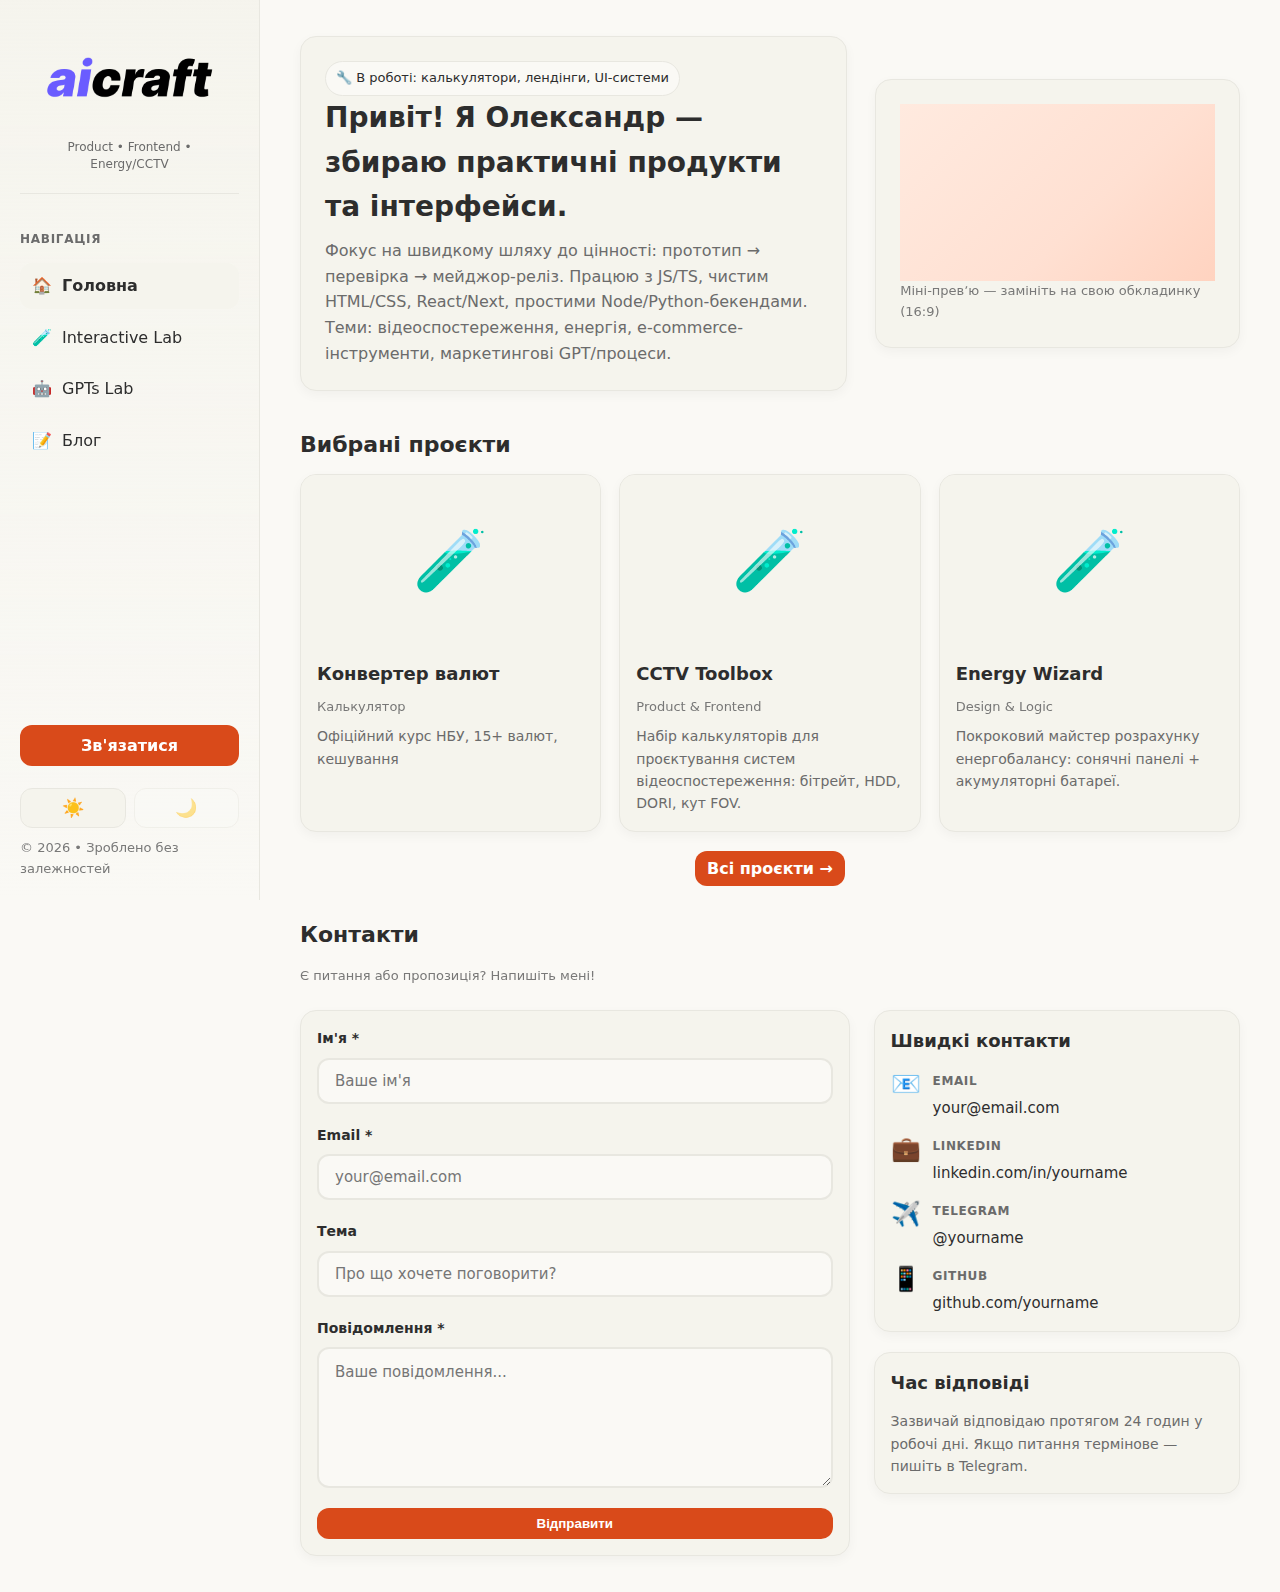
<file: index.html>
<!DOCTYPE html>
<html lang="uk">
<head>
  <meta charset="utf-8" />
  <meta name="viewport" content="width=device-width, initial-scale=1" />
  <title>Олександр — блог-портфоліо</title>
  <meta name="description" content="Проєкти, статті, контакти. Чистий мінімалізм, без залежностей.">
  <meta name="color-scheme" content="light dark" />
  <link rel="stylesheet" href="css/main.css" />
  <link rel="stylesheet" href="css/gpts-styles.css">
</head>
<body>
  <div class="layout">
    <aside id="navigation"></aside>

    <main>
      <div class="container">
        <!-- Hero секція -->
        <section class="hero" id="about">
          <div class="hero-card">
            <span class="pill">🔧 В роботі: калькулятори, лендінги, UI-системи</span>
            <h2>Привіт! Я Олександр — збираю практичні продукти та інтерфейси.</h2>
            <p>Фокус на швидкому шляху до цінності: прототип → перевірка → мейджор-реліз. Працюю з JS/TS, чистим HTML/CSS, React/Next, простими Node/Python-бекендами. Теми: відеоспостереження, енергія, e-commerce-інструменти, маркетингові GPT/процеси.</p>
          </div>
          <div class="hero-card">
            <div class="thumb" aria-hidden="true"></div>
            <p class="meta">Міні-превʼю — замініть на свою обкладинку (16:9)</p>
          </div>
        </section>

        <!-- Вибрані проєкти -->
        <section class="section" id="projects">
          <h2>Вибрані проєкти</h2>
          <div id="featured-projects" class="grid cols-3">
            <div class="loading-state">
              <div class="spinner"></div>
              <p>Завантаження...</p>
            </div>
          </div>
          <div style="margin-top: 24px; text-align: center;">
            <a href="projects.html" class="btn btn-accent">Всі проєкти →</a>
          </div>
        </section>

        <!-- Контакти -->
        <section class="section" id="contact">
          <h2>Контакти</h2>
          <p class="meta">Є питання або пропозиція? Напишіть мені!</p>
          
          <div class="contact-grid">
            <!-- Форма -->
            <div class="card card-body">
              <form id="contact-form" class="contact-form">
                <div class="form-group">
                  <label for="name">Ім'я *</label>
                  <input 
                    type="text" 
                    id="name" 
                    name="name" 
                    class="input" 
                    placeholder="Ваше ім'я"
                    required
                  />
                </div>
                
                <div class="form-group">
                  <label for="email">Email *</label>
                  <input 
                    type="email" 
                    id="email" 
                    name="email" 
                    class="input" 
                    placeholder="your@email.com"
                    required
                  />
                </div>
                
                <div class="form-group">
                  <label for="subject">Тема</label>
                  <input 
                    type="text" 
                    id="subject" 
                    name="subject" 
                    class="input" 
                    placeholder="Про що хочете поговорити?"
                  />
                </div>
                
                <div class="form-group">
                  <label for="message">Повідомлення *</label>
                  <textarea 
                    id="message" 
                    name="message" 
                    class="input" 
                    placeholder="Ваше повідомлення..."
                    rows="5"
                    required
                  ></textarea>
                </div>
                
                <button type="submit" class="btn btn-accent">
                  <span class="btn-text">Відправити</span>
                  <span class="btn-loading" style="display: none;">Відправка...</span>
                </button>
                
                <div id="form-message" class="form-message" style="display: none;"></div>
              </form>
            </div>
            
            <!-- Контактна інформація -->
            <div>
              <div class="card card-body">
                <h3 style="margin: 0 0 16px;">Швидкі контакти</h3>
                
                <div class="contact-info">
                  <div class="contact-item">
                    <span class="contact-icon">📧</span>
                    <div>
                      <div class="contact-label">Email</div>
                      <a href="mailto:your@email.com" class="contact-value">your@email.com</a>
                    </div>
                  </div>
                  
                  <div class="contact-item">
                    <span class="contact-icon">💼</span>
                    <div>
                      <div class="contact-label">LinkedIn</div>
                      <a href="#" target="_blank" class="contact-value">linkedin.com/in/yourname</a>
                    </div>
                  </div>
                  
                  <div class="contact-item">
                    <span class="contact-icon">✈️</span>
                    <div>
                      <div class="contact-label">Telegram</div>
                      <a href="#" target="_blank" class="contact-value">@yourname</a>
                    </div>
                  </div>
                  
                  <div class="contact-item">
                    <span class="contact-icon">📱</span>
                    <div>
                      <div class="contact-label">GitHub</div>
                      <a href="#" target="_blank" class="contact-value">github.com/yourname</a>
                    </div>
                  </div>
                </div>
              </div>
              
              <div class="card card-body" style="margin-top: 20px;">
                <h3 style="margin: 0 0 12px;">Час відповіді</h3>
                <p style="margin: 0; color: var(--muted); font-size: 14px;">
                  Зазвичай відповідаю протягом 24 годин у робочі дні. Якщо питання термінове — пишіть в Telegram.
                </p>
              </div>
            </div>
          </div>
        </section>
      </div>
    </main>
  </div>

  <script src="js/utils.js"></script>
  <script src="js/theme.js"></script>
  <script src="js/nav.js"></script>
  
  <!-- Завантаження вибраних проєктів -->
  <script>
    async function loadFeaturedProjects() {
      try {
        const response = await fetch('data/projects/index.json');
        
        if (!response.ok) {
          throw new Error('HTTP ' + response.status);
        }
        
        const projects = await response.json();
        console.log('✅ Завантажено проєктів:', projects.length);
        
        // Фільтруємо вибрані (featured: true)
        const featured = projects.filter(p => p.featured);
        console.log('✅ Вибраних проєктів:', featured.length);
        
        const grid = document.getElementById('featured-projects');
        grid.innerHTML = '';
        
        featured.forEach(project => {
          const card = document.createElement('a');
          card.className = 'card';
          card.href = `project.html?project=${project.slug}`;
          
          card.innerHTML = `
            <div class="thumb" style="display: flex; align-items: center; justify-content: center; font-size: 60px; background: var(--card);">
              ${project.icon || '🧪'}
            </div>
            <div class="card-body">
              <h3>${project.title}</h3>
              <div class="meta">${project.role}</div>
              <p style="margin: 8px 0 0; color: var(--muted); font-size: 14px;">${project.description}</p>
            </div>
          `;
          
          grid.appendChild(card);
        });
        
        console.log('✅ Проєкти відображено');
        
      } catch (error) {
        console.error('❌ Помилка завантаження:', error);
        const grid = document.getElementById('featured-projects');
        grid.innerHTML = `
          <div class="error-message" style="grid-column: 1 / -1;">
            <p>Помилка: ${error.message}</p>
            <p style="font-size: 12px; color: var(--muted);">Перевірте console (F12) для деталей</p>
          </div>
        `;
      }
    }
    
    if (document.readyState === 'loading') {
      document.addEventListener('DOMContentLoaded', loadFeaturedProjects);
    } else {
      loadFeaturedProjects();
    }
  </script>
  
  <!-- JavaScript для форми контактів -->
  <script>
    document.getElementById('contact-form').addEventListener('submit', async (e) => {
      e.preventDefault();
      
      const form = e.target;
      const formMessage = document.getElementById('form-message');
      const btnText = form.querySelector('.btn-text');
      const btnLoading = form.querySelector('.btn-loading');
      const submitBtn = form.querySelector('button[type="submit"]');
      
      // Показуємо стан завантаження
      submitBtn.disabled = true;
      btnText.style.display = 'none';
      btnLoading.style.display = 'inline';
      formMessage.style.display = 'none';
      
      // Збираємо дані форми
      const formData = new FormData();
      formData.append('name', form.name.value);
      formData.append('email', form.email.value);
      formData.append('subject', form.subject.value || 'Нове повідомлення з сайту');
      formData.append('message', form.message.value);
      
      try {
        const response = await fetch('https://formspree.io/f/mqawzqvo', {
          method: 'POST',
          body: formData,
          headers: { 'Accept': 'application/json' }
        });
        
        if (response.ok) {
          formMessage.className = 'form-message form-message-success';
          formMessage.textContent = '✅ Дякую! Ваше повідомлення відправлено. Зв\'яжусь найближчим часом.';
          formMessage.style.display = 'block';
          form.reset();
        } else {
          const data = await response.json();
          throw new Error(data.error || 'Помилка відправки');
        }
      } catch (error) {
        formMessage.className = 'form-message form-message-error';
        formMessage.textContent = '❌ Щось пішло не так. Спробуйте ще раз або напишіть на email.';
        formMessage.style.display = 'block';
        console.error('Помилка:', error);
      } finally {
        submitBtn.disabled = false;
        btnText.style.display = 'inline';
        btnLoading.style.display = 'none';
      }
    });
  </script>
</body>
</html>
</file>
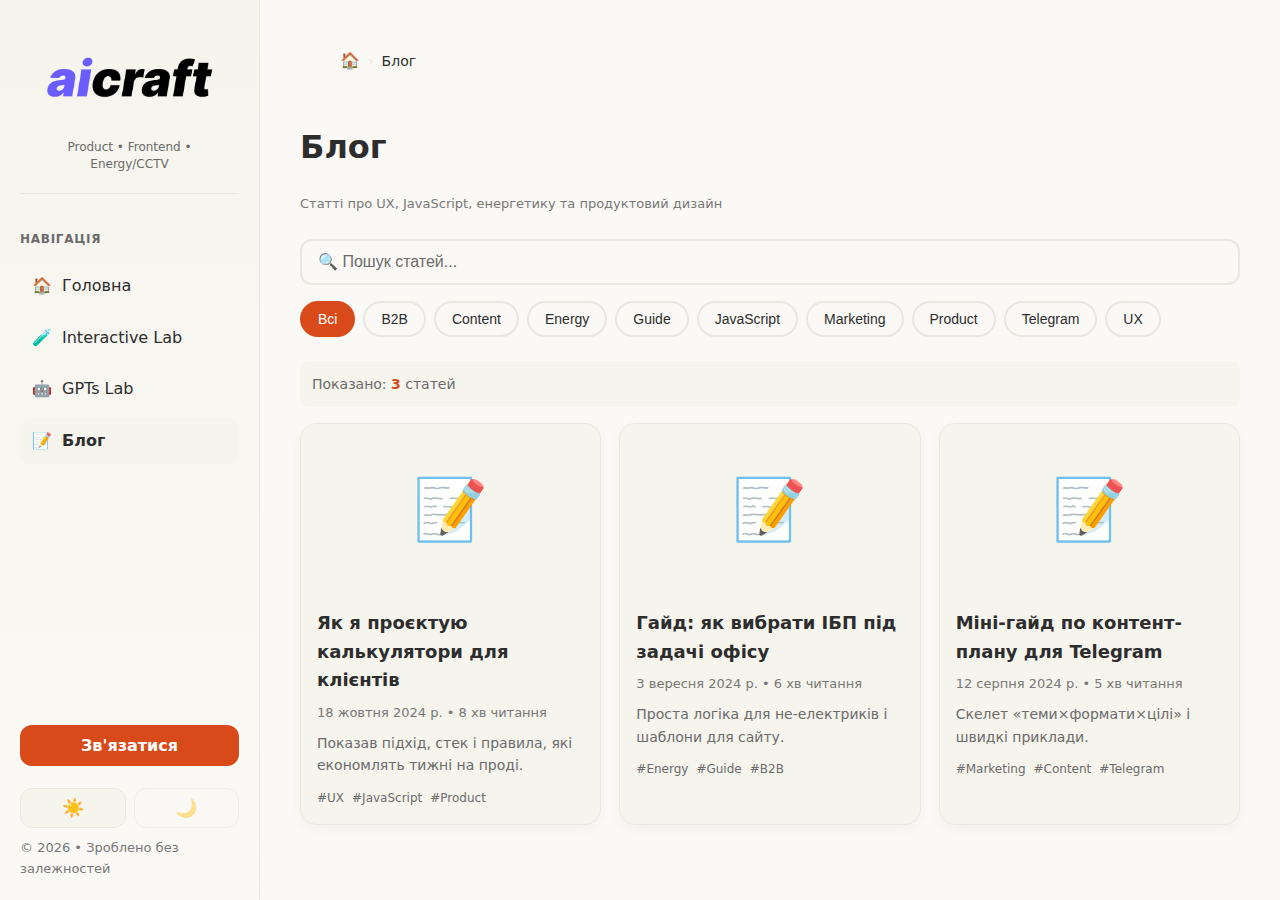
<file: blog.html>
<!DOCTYPE html>
<html lang="uk">
<head>
  <meta charset="utf-8" />
  <meta name="viewport" content="width=device-width, initial-scale=1" />
  <title>Блог — Олександр</title>
  <meta name="description" content="Статті про UX, JavaScript, енергетику, маркетинг та продуктовий дизайн">
  <meta name="color-scheme" content="light dark" />
  <link rel="stylesheet" href="css/main.css" />
  <link rel="stylesheet" href="css/gpts-styles.css">
</head>
<body>
  <div class="layout">
    <aside id="navigation"></aside>

    <main>
      <!-- 🧭 Хлібні крихти для розділу -->
      <div id="breadcrumbs-container" style="max-width:1100px; margin:0 auto; padding:0 40px;"></div>

      <div class="container">
        <section class="section">
          <h1>Блог</h1>
          <p class="meta">Статті про UX, JavaScript, енергетику та продуктовий дизайн</p>
          
          <!-- Пошук та фільтри -->
          <div class="search-filters">
            <!-- Пошук -->
            <div class="search-box">
              <input 
                type="search" 
                id="search-input" 
                class="search-field" 
                placeholder="🔍 Пошук статей..."
                aria-label="Пошук статей"
              />
            </div>
            
            <!-- Фільтри по тегах -->
            <div class="filter-tags" id="filter-tags">
              <button class="filter-tag active" data-tag="all" onclick="filterByTag('all')">
                Всі
              </button>
              <!-- Інші теги додадуться через JS -->
            </div>
          </div>
          
          <!-- Результати -->
          <div class="results-info" id="results-info">
            Показано: <strong id="results-count">0</strong> статей
          </div>
          
          <!-- Сітка постів -->
          <div id="posts-list" class="grid cols-3">
            <div class="loading-state">
              <div class="spinner"></div>
              <p>Завантаження постів...</p>
            </div>
          </div>
          
          <!-- Повідомлення якщо нічого не знайдено -->
          <div id="no-results" class="no-results" style="display: none;">
            <h3>😔 Нічого не знайдено</h3>
            <p>Спробуйте інший запит або оберіть інший тег</p>
          </div>
        </section>
      </div>
    </main>
  </div>

  <script src="js/utils.js"></script>
  <script src="js/theme.js"></script>
  <script src="js/nav.js"></script>
  <!-- 🧭 breadcrumbs -->
  <script src="js/breadcrumbs.js"></script>
  <script>
    // Ініціалізація breadcrumbs для розділу
    document.addEventListener('DOMContentLoaded', () => {
      if (window.initBreadcrumbs) window.initBreadcrumbs();
    });
  </script>

  <script>
    // Глобальні змінні
    let allPosts = [];
    let currentTag = 'all';
    let currentSearch = '';
    
    // Завантаження всіх постів
    async function loadAllPosts() {
      try {
        const response = await fetch('data/posts/index.json');
        allPosts = await response.json();
        
        // Сортуємо пости за датою (новіші спочатку)
        allPosts.sort((a, b) => new Date(b.date) - new Date(a.date));
        
        // Генеруємо фільтри по тегах
        generateTagFilters();
        
        // Показуємо пости
        displayPosts();
        
        // Підключаємо пошук
        setupSearch();
        
      } catch (error) {
        console.error('Помилка завантаження постів:', error);
        document.getElementById('posts-list').innerHTML = `
          <div class="error-message">
            <p>Не вдалося завантажити пости</p>
          </div>
        `;
      }
    }
    
    // Генерація кнопок фільтрів по тегах
    function generateTagFilters() {
      const tags = window.utils.getAllTags(allPosts);
      const container = document.getElementById('filter-tags');
      
      // Кнопка "Всі" вже є в HTML
      
      // Додаємо кнопки для кожного тегу
      tags.forEach(tag => {
        const button = document.createElement('button');
        button.className = 'filter-tag';
        button.dataset.tag = tag;
        button.textContent = tag;
        button.onclick = () => filterByTag(tag);
        container.appendChild(button);
      });
    }
    
    // Фільтрація по тегу
    function filterByTag(tag) {
      currentTag = tag;
      
      // Оновлюємо активну кнопку
      document.querySelectorAll('.filter-tag').forEach(btn => {
        btn.classList.toggle('active', btn.dataset.tag === tag);
      });
      
      displayPosts();
    }
    
    // Налаштування пошуку
    function setupSearch() {
      const searchInput = document.getElementById('search-input');
      
      // Використовуємо debounce для оптимізації
      const debouncedSearch = window.utils.debounce((query) => {
        currentSearch = query;
        
        // Якщо є пошуковий запит — скидаємо фільтр тегів на "Всі"
        if (query.trim() !== '') {
          currentTag = 'all';
          document.querySelectorAll('.filter-tag').forEach(btn => {
            btn.classList.toggle('active', btn.dataset.tag === 'all');
          });
        }
        
        displayPosts();
      }, 300);
      
      searchInput.addEventListener('input', (e) => {
        debouncedSearch(e.target.value);
      });
    }
    
    // Відображення постів з фільтрацією
    function displayPosts() {
      const list = document.getElementById('posts-list');
      const noResults = document.getElementById('no-results');
      const resultsCount = document.getElementById('results-count');
      
      // Фільтруємо по тегу
      let filteredPosts = currentTag === 'all' 
        ? allPosts 
        : window.utils.filterByTag(allPosts, currentTag);
      
      // Фільтруємо по пошуковому запиту
      if (currentSearch) {
        filteredPosts = window.utils.searchItems(
          filteredPosts, 
          currentSearch,
          ['title', 'excerpt', 'tags']
        );
      }
      
      // Оновлюємо лічильник
      resultsCount.textContent = filteredPosts.length;
      
      // Якщо нічого не знайдено
      if (filteredPosts.length === 0) {
        list.style.display = 'none';
        noResults.style.display = 'block';
        return;
      }
      
      // Показуємо результати
      list.style.display = 'grid';
      noResults.style.display = 'none';
      list.innerHTML = '';
      
      filteredPosts.forEach(post => {
        const card = document.createElement('a');
        card.className = 'card';
        card.href = `post.html?post=${post.slug}`;
        
        // Формуємо теги
        const tagsHTML = post.tags && post.tags.length > 0
          ? `<div class="tags" style="margin-top: 12px;">
              ${post.tags.slice(0, 3).map(tag => `<span class="chip">#${tag}</span>`).join(' ')}
             </div>`
          : '';
        
        card.innerHTML = `
          <div class="thumb" style="display: flex; align-items: center; justify-content: center; font-size: 60px; background: var(--card);">
            ${post.icon || '📝'}
          </div>
          <div class="card-body">
            <h3>${highlightText(post.title, currentSearch)}</h3>
            <div class="meta">${window.utils.formatDate(post.date)}${post.readTime ? ` • ${post.readTime} хв читання` : ''}</div>
            <p style="margin: 8px 0 0; color: var(--muted); font-size: 14px;">
              ${highlightText(post.excerpt, currentSearch)}
            </p>
            ${tagsHTML}
          </div>
        `;
        
        list.appendChild(card);
      });
    }
    
    // Підсвічування знайденого тексту
    function highlightText(text, query) {
      if (!query || query.trim() === '') return text;
      
      const regex = new RegExp(`(${query})`, 'gi');
      return text.replace(regex, '<mark>$1</mark>');
    }
    
    // Запуск
    if (document.readyState === 'loading') {
      document.addEventListener('DOMContentLoaded', loadAllPosts);
    } else {
      loadAllPosts();
    }
  </script>
</body>
</html>
</file>
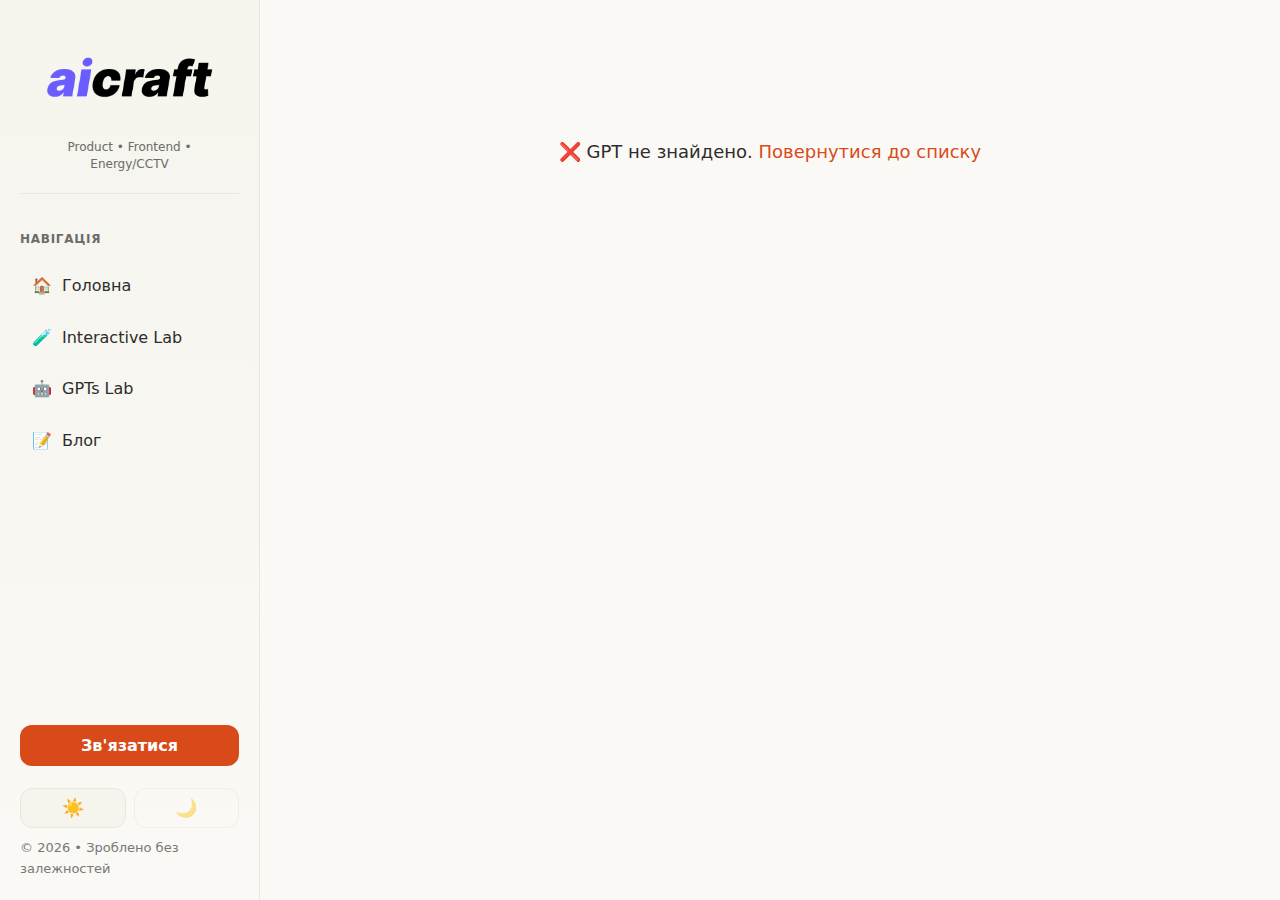
<file: gpt.html>
<!DOCTYPE html>
<html lang="uk">
<head>
  <meta charset="utf-8" />
  <meta name="viewport" content="width=device-width, initial-scale=1" />
  <title>GPT — Олександр</title>
  <meta name="description" content="Custom GPT асистент">
  <meta name="color-scheme" content="light dark" />
  <link rel="stylesheet" href="css/main.css" />
  <link rel="stylesheet" href="css/gpts-styles.css">
</head>
<body>
  <div class="layout">
    <aside id="navigation"></aside>

    <main>
      <!-- 🧭 Хлібні крихти -->
      <div id="breadcrumbs-container" style="max-width:1100px; margin:0 auto; padding:0 40px;"></div>

      <div class="container">
        <article id="gpt-content" class="section">
          <div class="loading-state">
            <div class="spinner"></div>
            <p>Завантаження...</p>
          </div>
        </article>
      </div>
    </main>
  </div>

  <script src="js/utils.js"></script>
  <script src="js/theme.js"></script>
  <script src="js/nav.js"></script>
  <script src="js/breadcrumbs.js"></script>

  <script>
    // Отримуємо slug з URL
    const urlParams = new URLSearchParams(window.location.search);
    const gptSlug = urlParams.get('gpt');

    document.addEventListener('DOMContentLoaded', async () => {
      if (!gptSlug) {
        showError('GPT не знайдено. <a href="gpts.html">Повернутися до списку</a>');
        return;
      }

      try {
        const response = await fetch('data/gpts/index.json');
        if (!response.ok) throw new Error('Не вдалося завантажити дані');
        
        const gpts = await response.json();
        const gpt = gpts.find(p => p.slug === gptSlug);
        
        if (!gpt) {
          showError('GPT не знайдено. <a href="gpts.html">Повернутися до списку</a>');
          return;
        }
        
        renderGpt(gpt);
        updateMetaTags(gpt);

        // 🧭 Ініціалізуємо хлібні крихти
        if (window.initBreadcrumbs) {
          window.initBreadcrumbs({
            currentPage: gpt.title,
            parentPage: 'GPTs Lab',
            parentUrl: 'gpts.html'
          });
        }

      } catch (error) {
        console.error('Помилка:', error);
        showError('Помилка завантаження GPT. <a href="gpts.html">Повернутися до списку</a>');
      }
    });

    function renderGpt(gpt) {
      const container = document.getElementById('gpt-content');
      const tagsHTML = gpt.tags?.length 
        ? gpt.tags.map(tag => `<a href="gpts.html?tag=${tag}" class="chip">#${tag}</a>`).join(' ')
        : '';
      
      container.innerHTML = `
        <div style="text-align: center; margin-bottom: 2rem;">
          <div style="font-size: 80px; line-height: 1; margin-bottom: 1rem;">${gpt.icon}</div>
          <h1>${gpt.title}</h1>
          <p class="meta" style="font-size: 18px; margin: 16px 0;">${gpt.description}</p>
          ${tagsHTML ? `<div style="margin: 16px 0;">${tagsHTML}</div>` : ''}
          ${gpt.featured ? '<div class="meta" style="color: var(--accent); font-weight: 600; margin-top: 8px;">⭐ Рекомендовано</div>' : ''}
          <div style="margin-top: 24px;">
            <a href="${gpt.link}" class="btn btn-accent" target="_blank" rel="noopener" style="font-size: 16px; padding: 12px 32px;">
              🚀 Спробувати GPT
            </a>
          </div>
        </div>
        <div class="content" style="margin-top: 3rem;">${gpt.content}</div>
        <div style="margin-top: 3rem; padding-top: 2rem; border-top: 1px solid var(--border); text-align: center;">
          <a href="gpts.html" class="btn">← Назад до списку</a>
        </div>
      `;
    }

    function updateMetaTags(gpt) {
      document.title = `${gpt.title} — GPTs Lab — Олександр`;
      let metaDescription = document.querySelector('meta[name="description"]');
      if (!metaDescription) {
        metaDescription = document.createElement('meta');
        metaDescription.name = 'description';
        document.head.appendChild(metaDescription);
      }
      metaDescription.content = gpt.description;
    }

    function showError(message) {
      document.getElementById('gpt-content').innerHTML = `
        <div class="error-message" style="text-align: center; padding: 3rem 1rem;">
          <p style="font-size: 18px;">❌ ${message}</p>
        </div>
      `;
    }
  </script>
</body>
</html>
</file>
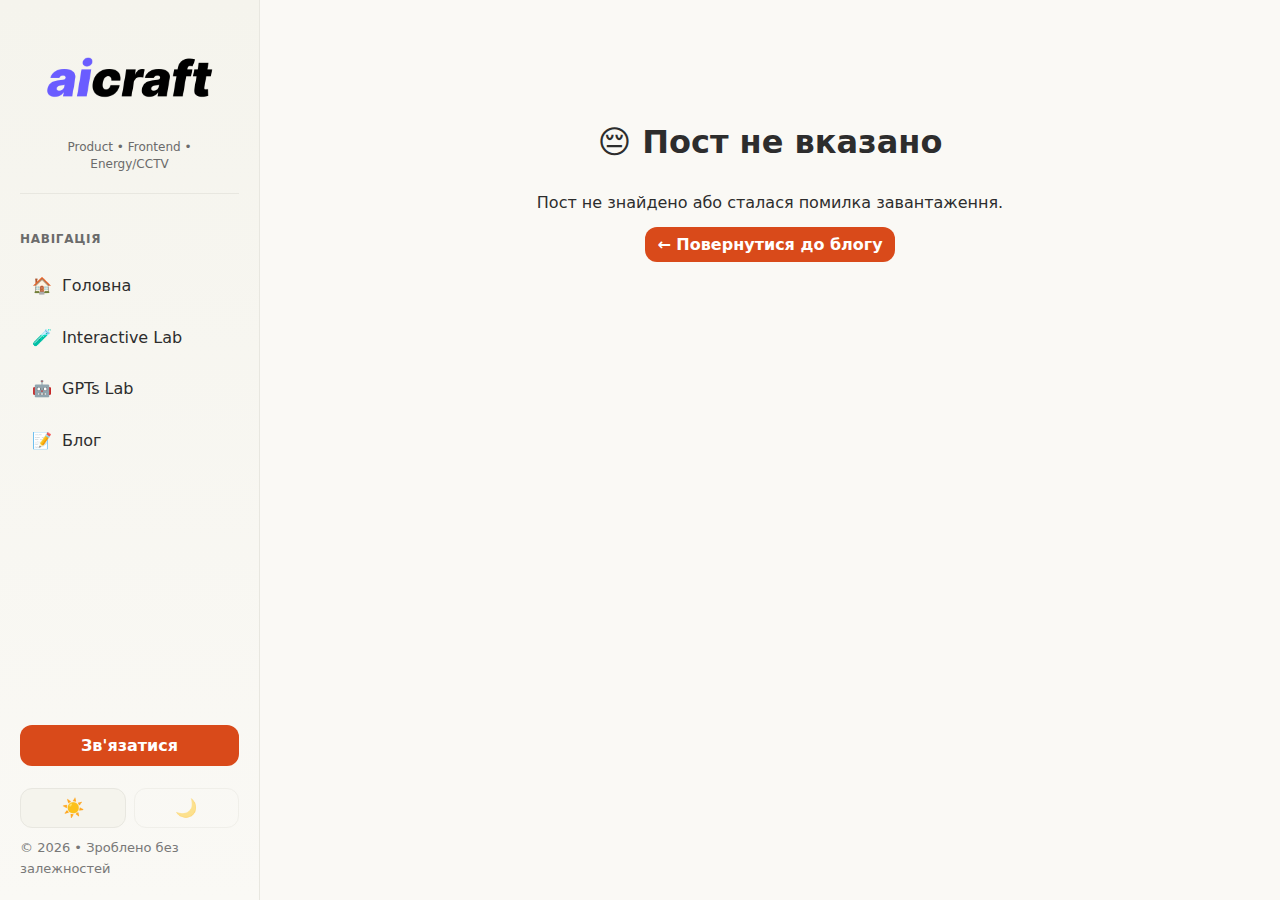
<file: post.html>
<!DOCTYPE html>
<html lang="uk">
<head>
  <meta charset="utf-8" />
  <meta name="viewport" content="width=device-width, initial-scale=1" />
  <title>Пост — Олександр</title>
  <meta name="description" content="Стаття з блогу Олександра">
  <meta name="color-scheme" content="light dark" />
  <link rel="stylesheet" href="css/main.css" />
  <link rel="stylesheet" href="css/gpts-styles.css">
</head>
<body>
  <div class="layout">
    <aside id="navigation"></aside>

    <main>
      <!-- 🧭 Хлібні крихти -->
      <div id="breadcrumbs-container" style="max-width:1100px; margin:0 auto; padding:0 40px;"></div>

      <div class="container" id="post-content">
        <div class="loading-state">
          <div class="spinner"></div>
          <p>Завантаження поста...</p>
        </div>
      </div>
    </main>
  </div>

  <script src="js/utils.js"></script>
  <script src="js/theme.js"></script>
  <script src="js/nav.js"></script>
  <script src="js/breadcrumbs.js"></script>
  <script src="js/blog-loader.js"></script>

  <script>
    // Після завантаження поста оновлюємо breadcrumbs
    document.addEventListener('DOMContentLoaded', () => {
      // Перехоплюємо функцію renderPost з blog-loader.js
      const originalRender = window.renderPost;
      window.renderPost = function(post) {
        originalRender(post);
        if (window.initBreadcrumbs) {
          window.initBreadcrumbs({ postTitle: post.title });
        }
      };
    });
  </script>
</body>
</html>
</file>
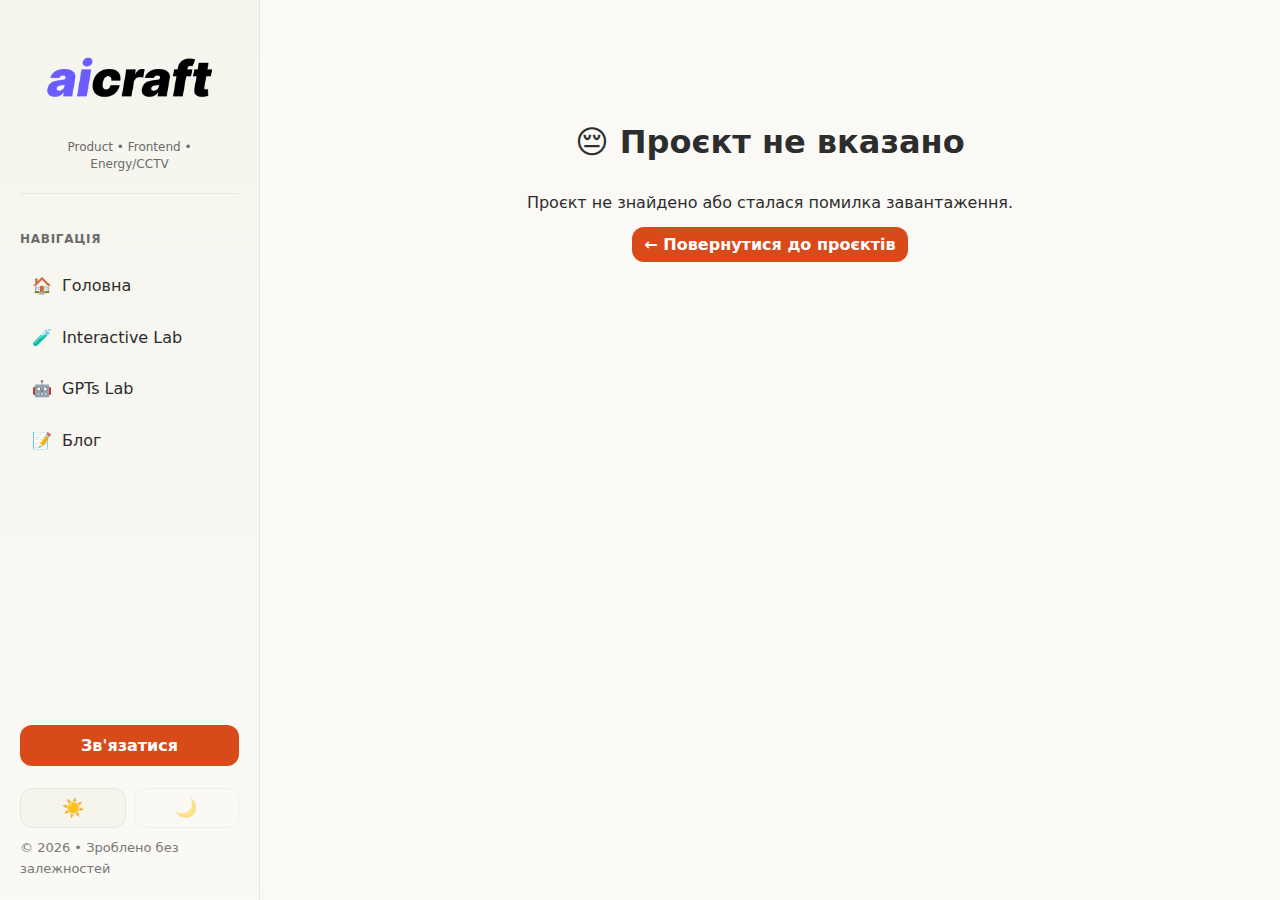
<file: project.html>
<!DOCTYPE html>
<html lang="uk">
<head>
  <meta charset="utf-8" />
  <meta name="viewport" content="width=device-width, initial-scale=1" />
  <title>Проєкт — Олександр</title>
  <meta name="description" content="Проєкт з портфоліо Олександра">
  <meta name="color-scheme" content="light dark" />
  
  <!-- Open Graph -->
  <meta property="og:type" content="website" />
  <meta property="og:title" content="Проєкт — Олександр" />
  <meta property="og:description" content="Проєкт з портфоліо Олександра" />
  
  <!-- Стилі -->
  <link rel="stylesheet" href="css/main.css" />
  <link rel="stylesheet" href="css/gpts-styles.css">
</head>
<body>
  <div class="layout">
    <!-- Навігація (завантажиться через nav.js) -->
    <aside id="navigation">
      <div class="loading-state" style="padding: 40px 20px;">
        <div class="spinner"></div>
        <p style="font-size: 13px; color: var(--muted);">Завантаження...</p>
      </div>
    </aside>

    <!-- Основний контент -->
    <main>
      <div class="container" id="project-content">
        <!-- Контент завантажиться через project-loader.js -->
        <div class="loading-state">
          <div class="spinner"></div>
          <p>Завантаження проєкту...</p>
        </div>
      </div>
    </main>
  </div>

  <!-- JavaScript модулі -->
  <script src="js/utils.js"></script>
  <script src="js/theme.js"></script>
  <script src="js/nav.js"></script>
  <script src="js/project-loader.js"></script>
</body>
</html>
</file>
<file: css/main.css>
/* CSS-змінні для світлої теми */
:root {
  --bg: #faf9f5;        /* теплий бежевий фон */
  --fg: #2d2d2d;        /* темно-сірий текст */
  --muted: #6b6b6b;     /* приглушений текст */
  --card: #f5f4ed;      /* навігація/картки */
  --line: #e8e7e0;      /* лінії/бордери */
  --accent: #D94A1A;    /* акцентний (залишаємо) */
  --radius: 16px;
  --shadow: 0 4px 12px rgba(0,0,0,.04);  /* легша тінь */
}

/* CSS-змінні для темної теми */
:root.dark {
  --bg: #0d1117;
  --fg: #e6edf3;
  --muted: #9ba7b4;
  --card: #161b22;
  --line: #222936;
  --accent: #FF9670;
}

/* Базові стилі */
* {
  box-sizing: border-box;
}

html, body {
  height: 100%;
}

body {
  margin: 0;
  font: 16px/1.6 system-ui, -apple-system, Segoe UI, Roboto, Ubuntu, Cantarell, Noto Sans, Helvetica, Arial, "Apple Color Emoji", "Segoe UI Emoji";
  background: var(--bg);
  color: var(--fg);
}

a {
  color: var(--accent);
  text-decoration: none;
}

/* Макет сторінки */
.layout {
  display: grid;
  grid-template-columns: 260px 1fr;
  min-height: 100dvh;
}

/* Бокова панель */
aside {
  position: sticky;
  top: 0;
  align-self: start;
  height: 100dvh;
  border-right: 1px solid var(--line);
  background: linear-gradient(180deg, var(--card), transparent);
}

.aside-inner {
  padding: 28px 20px 20px;
  display: flex;
  flex-direction: column;
  gap: 20px;
  height: 100%;
}

/* Брендинг */
.brand {
  padding: 0 20px 20px;
  border-bottom: 1px solid var(--line);
  display: flex;
  flex-direction: column;
  gap: 12px;
}

/* Рядок з кнопкою теми (без пошуку) */
.theme-row {
  padding: 0 20px 20px;
  border-bottom: 1px solid var(--line);
  display: flex;
  justify-content: flex-end;
}

.theme-row .btn {
  font-size: 18px;
  cursor: pointer;
}

/* Посилання на логотипі */
.logo-link {
  display: block;
  width: 100%;
  text-decoration: none;
}

/* Зображення логотипу */
.logo-image {
  width: 100%;
  height: auto;
  border-radius: 12px;
  object-fit: cover;
  display: block;
  transition: transform 0.2s, box-shadow 0.2s;
}

.logo-image:hover {
  transform: scale(1.02);
  box-shadow: 0 4px 12px rgba(255, 107, 53, 0.2);
}

/* Placeholder якщо зображення не завантажилось */
.logo-placeholder {
  width: 100%;
  aspect-ratio: 16 / 9;
  border-radius: 12px;
  background: linear-gradient(135deg, #FF6B35 0%, #F7931E 100%);
  display: none;
  align-items: center;
  justify-content: center;
  transition: transform 0.2s, box-shadow 0.2s;
}

.logo-link:hover .logo-placeholder {
  transform: scale(1.02);
  box-shadow: 0 4px 12px rgba(255, 107, 53, 0.2);
}

.logo-initial {
  font-size: 48px;
  font-weight: 700;
  color: #fff;
}

/* Tagline під логотипом */
.tagline {
  font-size: 12px;
  color: var(--muted);
  margin: 0;
  line-height: 1.4;
  text-align: center;
}

/* Пошук і кнопки */
.search-row {
  display: flex;
  gap: 8px;
}

.search {
  flex: 1;
  border: 1px solid var(--line);
  background: var(--bg);
  padding: 8px 10px;
  border-radius: 12px;
  color: inherit;
}

.btn {
  border: 1px solid var(--line);
  background: var(--bg);
  padding: 8px 12px;
  border-radius: 12px;
  cursor: pointer;
}

.btn:hover {
  box-shadow: var(--shadow);
}

/* Навігація */
nav {
  display: flex;
  flex-direction: column;
  gap: 6px;
}

.nav-title {
  margin: 16px 0 8px;
  font-weight: 700;
  font-size: 12px;
  letter-spacing: .06em;
  text-transform: uppercase;
  color: var(--muted);
}

.nav-link {
  display: flex;
  align-items: center;
  gap: 10px;
  padding: 10px 12px;
  border-radius: 12px;
  color: inherit;
}

.nav-link:hover {
  background: var(--card);
}

.nav-link svg {
  opacity: .8;
}

/* Активна сторінка */
.nav-link.active,
.nav-child.active {
  background: var(--card);
  font-weight: 600;
}

/* Розгортаєме меню (батьківський елемент) */
.nav-parent {
  display: flex;
  align-items: center;
  gap: 10px;
  padding: 10px 12px;
  border-radius: 12px;
  color: inherit;
  cursor: pointer;
  user-select: none;
}

.nav-parent:hover {
  background: var(--card);
}

.nav-parent .arrow {
  transition: transform .2s;
  font-size: 12px;
}

.nav-parent.open .arrow {
  transform: rotate(90deg);
}

/* Підменю */
.nav-children {
  display: none;
  flex-direction: column;
  gap: 4px;
  margin-left: 20px;
  margin-top: 4px;
}

.nav-children.open {
  display: flex;
}

.nav-child {
  display: flex;
  align-items: center;
  gap: 8px;
  padding: 8px 12px;
  border-radius: 10px;
  color: var(--muted);
  font-size: 14px;
}

.nav-child:hover {
  background: var(--card);
  color: var(--fg);
}

/* Flexbox утиліти */
.grow {
  flex: 1;
}

/* Call-to-action блок */
.cta {
  display: flex;
  flex-direction: column;
  gap: 10px;
}

.btn-accent {
  background: var(--accent);
  color: #fff;
  border: none;
  text-align: center;
  font-weight: 600;
}

.btn-accent,
.btn-accent span,
.btn-accent .btn-text {
  color: #ffffff !important;
}

.btn-accent:hover {
  filter: brightness(.95);
}

/* Основний контент */
main {
  padding: 36px 40px;
}

.container {
  max-width: 1100px;
  margin: 0 auto;
}

/* Hero секція */
.hero {
  display: grid;
  grid-template-columns: 1.2fr .8fr;
  gap: 28px;
  align-items: center;
}

.hero-card {
  background: var(--card);
  border: 1px solid var(--line);
  border-radius: var(--radius);
  padding: 24px;
  box-shadow: var(--shadow);
}

.hero h2 {
  font-size: 28px;
  margin: 0 0 8px;
}

.hero p {
  margin: 0;
  color: var(--muted);
}

/* Таблетки/бейджі */
.pill {
  display: inline-flex;
  align-items: center;
  gap: 8px;
  background: var(--bg);
  border: 1px solid var(--line);
  padding: 6px 10px;
  border-radius: 999px;
  font-size: 13px;
}

/* Сітка */
.grid {
  display: grid;
  gap: 18px;
}

.grid.cols-3 {
  grid-template-columns: repeat(3, 1fr);
}

.grid.cols-2 {
  grid-template-columns: repeat(2, 1fr);
}

/* Картки */
.card {
  background: var(--card);
  border: 1px solid var(--line);
  border-radius: var(--radius);
  overflow: hidden;
  box-shadow: var(--shadow);
  color: var(--fg);
}

.card-body {
  padding: 16px;
}

.card h3 {
  margin: 0 0 8px;
  font-size: 18px;
  color: var(--fg);
  font-weight: 600;
}

.meta {
  color: var(--muted);
  font-size: 13px;
  opacity: 0.9;
}

/* Превью зображення */
.thumb {
  aspect-ratio: 16/9;
  background: linear-gradient(135deg, #ffeadf, #ffe0d2 60%, #ffd3c0);
}

.dark .thumb {
  background: linear-gradient(135deg, #1b2230, #171d29);
}

/* Секції */
.section {
  margin-top: 36px;
}

.section h2 {
  font-size: 22px;
  margin: 0 0 12px;
}

/* Список */
.list {
  display: flex;
  flex-direction: column;
  gap: 10px;
}

.list-item {
  display: flex;
  gap: 12px;
  padding: 12px;
  border: 1px solid var(--line);
  border-radius: 12px;
  background: var(--bg);
}

.list-item:hover {
  box-shadow: var(--shadow);
}

/* Теги/мітки */
.chip {
  font-size: 12px;
  color: var(--muted);
}

.tags {
  display: flex;
  gap: 8px;
  flex-wrap: wrap;
  margin-top: 12px;
}

/* Футер */
.footer {
  margin: 28px 0 10px;
  color: var(--muted);
  font-size: 13px;
}

/* Форма контактів */
.contact {
  display: grid;
  grid-template-columns: 1fr 1fr;
  gap: 18px;
}

.input, textarea {
  width: 100%;
  border: 1px solid var(--line);
  background: var(--bg);
  color: inherit;
  padding: 10px 12px;
  border-radius: 12px;
}

textarea {
  min-height: 120px;
  resize: vertical;
}

/* ========================================
   СТАНИ ЗАВАНТАЖЕННЯ ТА ПОМИЛОК
   ======================================== */

/* Стан завантаження */
.loading-state {
  text-align: center;
  padding: 60px 20px;
  color: var(--muted);
}

.spinner {
  width: 40px;
  height: 40px;
  border: 3px solid var(--line);
  border-top-color: var(--accent);
  border-radius: 50%;
  animation: spin 0.8s linear infinite;
  margin: 0 auto 20px;
}

@keyframes spin {
  to { transform: rotate(360deg); }
}

/* Повідомлення про помилку */
.error-message {
  text-align: center;
  padding: 60px 20px;
}

/* ========================================
   СТИЛІ ДЛЯ СТОРІНОК ПРОЕКТІВ
   ======================================== */

.project-article {
  max-width: 800px;
  margin: 0 auto;
}

.project-header {
  margin-bottom: 32px;
}

.project-header h1 {
  margin: 0 0 12px;
  font-size: 32px;
}

.project-image {
  margin: 32px 0;
  border-radius: var(--radius);
  overflow: hidden;
}

.project-image img {
  width: 100%;
  height: auto;
  display: block;
}

.project-content {
  line-height: 1.8;
}

.project-content h2 {
  margin: 32px 0 16px;
  font-size: 24px;
}

.project-content h3 {
  margin: 24px 0 12px;
  font-size: 20px;
}

.project-content p {
  margin: 16px 0;
}

.project-content ul,
.project-content ol {
  margin: 16px 0;
  padding-left: 24px;
}

.project-content li {
  margin: 8px 0;
}

.project-footer {
  margin-top: 40px;
  padding-top: 32px;
  border-top: 1px solid var(--line);
}

/* ========================================
   АДАПТИВНІСТЬ
   ======================================== */

@media (max-width: 1024px) {
  .layout {
    grid-template-columns: 220px 1fr;
  }
}

@media (max-width: 860px) {
  .layout {
    grid-template-columns: 1fr;
  }
  
  aside {
    position: static;
    height: auto;
  }
  
  .aside-inner {
    height: auto;
  }
  
  main {
    padding: 24px;
  }
  
  .hero {
    grid-template-columns: 1fr;
  }
  
  .grid.cols-3 {
    grid-template-columns: 1fr 1fr;
  }
  
  .contact {
    grid-template-columns: 1fr;
  }
}

/* ========================================
   СТИЛІ ДЛЯ ПОСТІВ БЛОГУ
   ======================================== */

.post-article {
  max-width: 800px;
  margin: 0 auto;
}

.post-header {
  margin-bottom: 32px;
}

.post-header h1 {
  margin: 0 0 12px;
  font-size: 32px;
  line-height: 1.3;
}

.post-content {
  line-height: 1.8;
  font-size: 17px;
}

.post-content h2 {
  margin: 40px 0 16px;
  font-size: 26px;
}

.post-content h3 {
  margin: 32px 0 12px;
  font-size: 20px;
}

.post-content p {
  margin: 16px 0;
}

.post-content ul,
.post-content ol {
  margin: 16px 0;
  padding-left: 28px;
}

.post-content li {
  margin: 10px 0;
}

.post-content a {
  color: var(--accent);
  text-decoration: underline;
}

.post-content a:hover {
  text-decoration: none;
}

/* Таблиці в постах */
.post-content table {
  width: 100%;
  border-collapse: collapse;
  margin: 24px 0;
}

.post-content th,
.post-content td {
  padding: 12px;
  border: 1px solid var(--line);
  text-align: left;
}

.post-content th {
  background: var(--card);
  font-weight: 600;
}

.post-footer {
  margin-top: 48px;
  padding-top: 32px;
  border-top: 1px solid var(--line);
}

/* Список постів */
.posts-list {
  display: flex;
  flex-direction: column;
  gap: 20px;
}

.post-card {
  background: var(--card);
  border: 1px solid var(--line);
  border-radius: var(--radius);
  padding: 24px;
  transition: box-shadow 0.2s;
}

.post-card:hover {
  box-shadow: var(--shadow);
}

.post-card h3 {
  margin: 0 0 8px;
  font-size: 22px;
}

.post-card .post-meta {
  color: var(--muted);
  font-size: 14px;
  margin: 8px 0;
}

.post-card .post-excerpt {
  margin: 12px 0 0;
  color: var(--fg);
  line-height: 1.6;
}

.read-more {
  display: inline-block;
  margin-top: 12px;
  color: var(--accent);
  font-weight: 500;
}

.read-more:hover {
  text-decoration: underline;
}

/* ========================================
   ПОШУК ТА ФІЛЬТРИ
   ======================================== */

/* Контейнер пошуку та фільтрів */
.search-filters {
  margin: 24px 0;
  display: flex;
  flex-direction: column;
  gap: 16px;
}

/* Поле пошуку */
.search-box {
  width: 100%;
}

.search-field {
  width: 100%;
  padding: 12px 16px;
  font-size: 16px;
  border: 2px solid var(--line);
  border-radius: 12px;
  background: var(--bg);
  color: var(--fg);
  transition: border-color 0.2s;
}

.search-field:focus {
  outline: none;
  border-color: var(--accent);
}

.search-field::placeholder {
  color: var(--muted);
}

/* Фільтри по тегах */
.filter-tags {
  display: flex;
  flex-wrap: wrap;
  gap: 8px;
}

.filter-tag {
  padding: 8px 16px;
  font-size: 14px;
  font-weight: 500;
  border: 2px solid var(--line);
  border-radius: 999px;
  background: var(--bg);
  color: var(--fg);
  cursor: pointer;
  transition: all 0.2s;
}

.filter-tag:hover {
  border-color: var(--accent);
  background: var(--card);
}

.filter-tag.active {
  border-color: var(--accent);
  background: var(--accent);
  color: #fff;
}

/* Інформація про результати */
.results-info {
  margin: 16px 0;
  padding: 12px;
  background: var(--card);
  border-radius: 8px;
  font-size: 14px;
  color: var(--muted);
}

.results-info strong {
  color: var(--accent);
  font-weight: 600;
}

/* Повідомлення "нічого не знайдено" */
.no-results {
  text-align: center;
  padding: 60px 20px;
  color: var(--muted);
}

.no-results h3 {
  font-size: 24px;
  margin: 0 0 12px;
  color: var(--fg);
}

.no-results p {
  margin: 0;
  font-size: 16px;
}

/* Підсвічування знайденого тексту */
mark {
  background: rgba(255, 107, 53, 0.2);
  color: var(--accent);
  padding: 2px 4px;
  border-radius: 3px;
  font-weight: 600;
}

/* Адаптивність для фільтрів */
@media (max-width: 640px) {
  .filter-tag {
    font-size: 13px;
    padding: 6px 12px;
  }
}
/* ========================================
   ФОРМА КОНТАКТІВ
   ======================================== */

.contact-grid {
  display: grid;
  grid-template-columns: 1.5fr 1fr;
  gap: 24px;
  margin-top: 24px;
}

.contact-form {
  display: flex;
  flex-direction: column;
  gap: 20px;
}

.form-group {
  display: flex;
  flex-direction: column;
  gap: 8px;
}

.form-group label {
  font-weight: 600;
  font-size: 14px;
  color: var(--fg);
}

.form-group .input,
.form-group textarea {
  width: 100%;
  padding: 12px 16px;
  border: 2px solid var(--line);
  border-radius: 12px;
  background: var(--bg);
  color: var(--fg);
  font-size: 15px;
  font-family: inherit;
  transition: border-color 0.2s;
}

.form-group .input:focus,
.form-group textarea:focus {
  outline: none;
  border-color: var(--accent);
}

.form-group textarea {
  resize: vertical;
  min-height: 120px;
  line-height: 1.5;
}

/* Повідомлення форми */
.form-message {
  padding: 12px 16px;
  border-radius: 12px;
  font-size: 14px;
  margin-top: 8px;
}

.form-message-success {
  background: rgba(40, 167, 69, 0.1);
  color: #28a745;
  border: 1px solid rgba(40, 167, 69, 0.3);
}

.form-message-error {
  background: rgba(220, 53, 69, 0.1);
  color: #dc3545;
  border: 1px solid rgba(220, 53, 69, 0.3);
}

/* Контактна інформація */
.contact-info {
  display: flex;
  flex-direction: column;
  gap: 16px;
}

.contact-item {
  display: flex;
  gap: 12px;
  align-items: flex-start;
}

.contact-icon {
  font-size: 24px;
  line-height: 1;
}

.contact-label {
  font-size: 12px;
  color: var(--muted);
  text-transform: uppercase;
  letter-spacing: 0.05em;
  font-weight: 600;
  margin-bottom: 4px;
}

.contact-value {
  color: var(--fg);
  font-size: 15px;
  font-weight: 500;
  word-break: break-all;
}

.contact-value:hover {
  color: var(--accent);
}

/* Кнопка з станом завантаження */
.btn {
  position: relative;
}

.btn:disabled {
  opacity: 0.6;
  cursor: not-allowed;
}

/* ============================================
   Компактний переключатель теми
   ============================================ */

/* Видаляємо старий theme-row (якщо залишився) */
.theme-row {
  display: none;
}

/* Компактний переключатель теми */
.theme-toggle-compact {
  display: flex;
  gap: 8px;
  margin-top: 12px;
}

.theme-toggle-compact .theme-btn {
  flex: 1;
  font-size: 18px;
  cursor: pointer;
  transition: all 0.2s ease;
  opacity: 0.5;
}

.theme-toggle-compact .theme-btn:hover {
  opacity: 0.8;
  box-shadow: var(--shadow);
}

.theme-toggle-compact .theme-btn.active {
  opacity: 1;
  background: var(--card);
  font-weight: 600;
  
  }
  
  /* ========================================
   ХЛІБНІ КРИХТИ (BREADCRUMBS)
   ======================================== */

.breadcrumbs {
  display: flex;
  flex-direction: row;
  align-items: center;
  gap: 8px;
  margin-bottom: 24px;
  padding: 12px 0;
  font-size: 14px;
  color: var(--muted);
  flex-wrap: wrap;
}

.breadcrumb-item {
  display: flex;
  align-items: center;
  gap: 8px;
}

.breadcrumb-link {
  color: var(--muted);
  text-decoration: none;
  transition: color 0.2s;
}

.breadcrumb-link:hover {
  color: var(--accent);
}

.breadcrumb-separator {
  color: var(--line);
  user-select: none;
}

.breadcrumb-current {
  color: var(--fg);
  font-weight: 500;
}

/* Іконка "домівка" */
.breadcrumb-home {
  font-size: 16px;
}

/* Адаптивність */
@media (max-width: 860px) {
  .contact-grid {
    grid-template-columns: 1fr;
  }
}

@media (max-width: 560px) {
  .grid.cols-3,
  .grid.cols-2 {
    grid-template-columns: 1fr;
  }
}
</file>
<file: css/gpts-styles.css>
/* Стилі для GPTs Lab */

/* Іконка GPT на картці */
.gpt-icon {
  font-size: 2rem;
  line-height: 1;
}

/* Великий заголовок на сторінці GPT */
.gpt-detail .gpt-header {
  display: grid;
  grid-template-columns: auto 1fr;
  gap: 2rem;
  align-items: start;
  margin-bottom: 3rem;
  padding-bottom: 2rem;
  border-bottom: 1px solid var(--border-color);
}

.gpt-icon-large {
  font-size: 5rem;
  line-height: 1;
  display: flex;
  align-items: center;
  justify-content: center;
  width: 120px;
  height: 120px;
  background: var(--bg-secondary);
  border-radius: 20px;
  border: 1px solid var(--border-color);
}

.gpt-header-content {
  display: flex;
  flex-direction: column;
  gap: 1rem;
}

.gpt-header-content h1 {
  margin: 0;
  font-size: 2.5rem;
  line-height: 1.2;
}

.gpt-description {
  font-size: 1.25rem;
  color: var(--text-secondary);
  margin: 0;
}

.gpt-meta {
  display: flex;
  flex-wrap: wrap;
  gap: 1rem;
  align-items: center;
  font-size: 0.95rem;
  color: var(--text-secondary);
}

.gpt-tags {
  display: flex;
  flex-wrap: wrap;
  gap: 0.5rem;
}

/* Кнопка для відкриття GPT */
.btn-large {
  padding: 1rem 2rem;
  font-size: 1.1rem;
  font-weight: 600;
  margin-top: 0.5rem;
}

/* Контент GPT */
.gpt-content {
  font-size: 1.1rem;
  line-height: 1.8;
  color: var(--text-primary);
}

.gpt-content h2 {
  margin-top: 2.5rem;
  margin-bottom: 1rem;
  font-size: 2rem;
}

.gpt-content h3 {
  margin-top: 2rem;
  margin-bottom: 0.75rem;
  font-size: 1.5rem;
}

.gpt-content ul,
.gpt-content ol {
  margin: 1rem 0;
  padding-left: 1.5rem;
}

.gpt-content li {
  margin: 0.5rem 0;
}

.gpt-content pre {
  background: var(--bg-secondary);
  border: 1px solid var(--border-color);
  border-radius: 8px;
  padding: 1.5rem;
  overflow-x: auto;
  margin: 1.5rem 0;
}

.gpt-content code {
  font-family: 'Consolas', 'Monaco', 'Courier New', monospace;
  font-size: 0.95em;
  background: var(--bg-secondary);
  padding: 0.2em 0.4em;
  border-radius: 3px;
}

.gpt-content pre code {
  background: none;
  padding: 0;
}

/* Футер GPT */
.gpt-footer {
  display: flex;
  flex-wrap: wrap;
  gap: 1rem;
  margin-top: 3rem;
  padding-top: 2rem;
  border-top: 1px solid var(--border-color);
}

/* Бейдж "Рекомендовано" */
.badge {
  display: inline-block;
  padding: 0.25rem 0.75rem;
  background: var(--accent-color);
  color: white;
  border-radius: 12px;
  font-size: 0.85rem;
  font-weight: 600;
}

/* Featured карточка */
.item-card.featured {
  border-color: var(--accent-color);
  box-shadow: 0 4px 12px rgba(255, 107, 0, 0.1);
}

[data-theme="dark"] .item-card.featured {
  box-shadow: 0 4px 12px rgba(255, 107, 0, 0.2);
}

/* Адаптивність */
@media (max-width: 768px) {
  .gpt-detail .gpt-header {
    grid-template-columns: 1fr;
    gap: 1.5rem;
    text-align: center;
  }
  
  .gpt-icon-large {
    margin: 0 auto;
  }
  
  .gpt-header-content h1 {
    font-size: 2rem;
  }
  
  .gpt-description {
    font-size: 1.1rem;
  }
  
  .gpt-meta {
    justify-content: center;
  }
  
  .gpt-footer {
    flex-direction: column;
  }
  
  .btn-large {
    width: 100%;
    text-align: center;
  }
}
</file>
